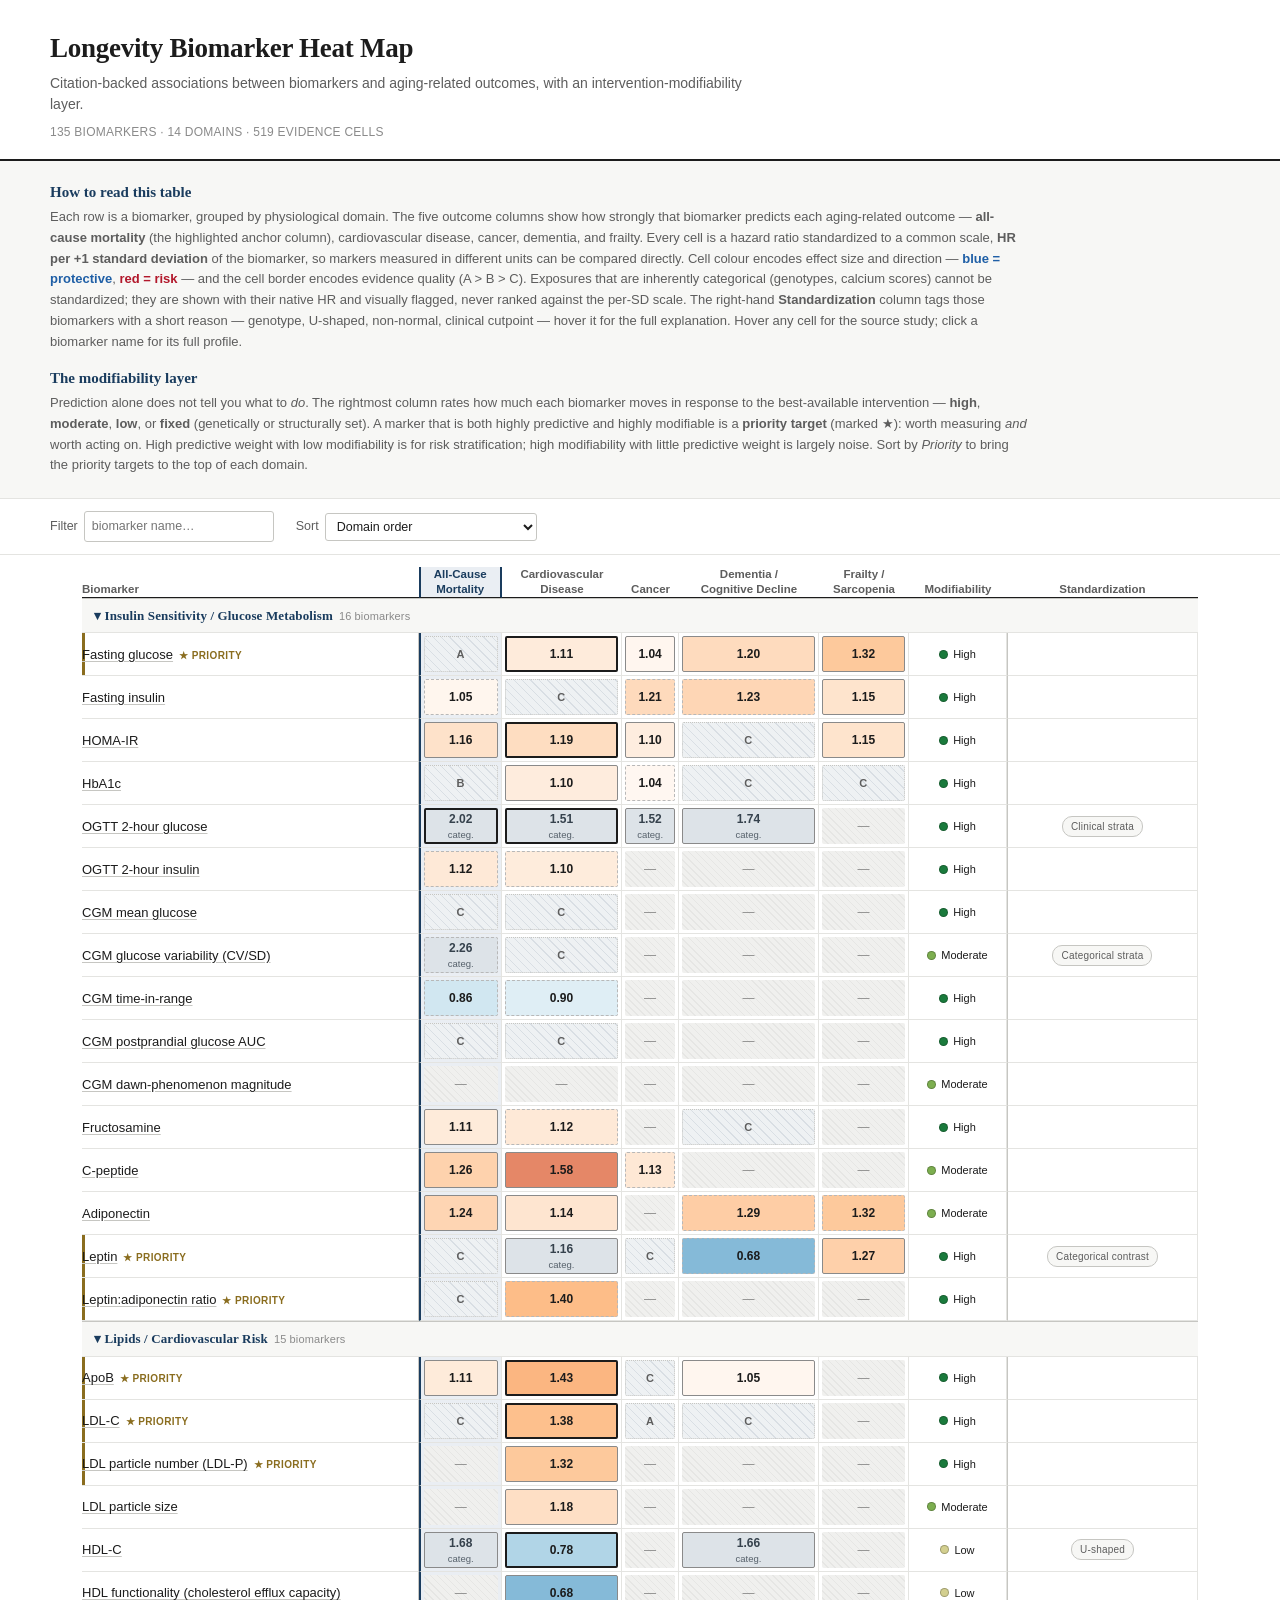
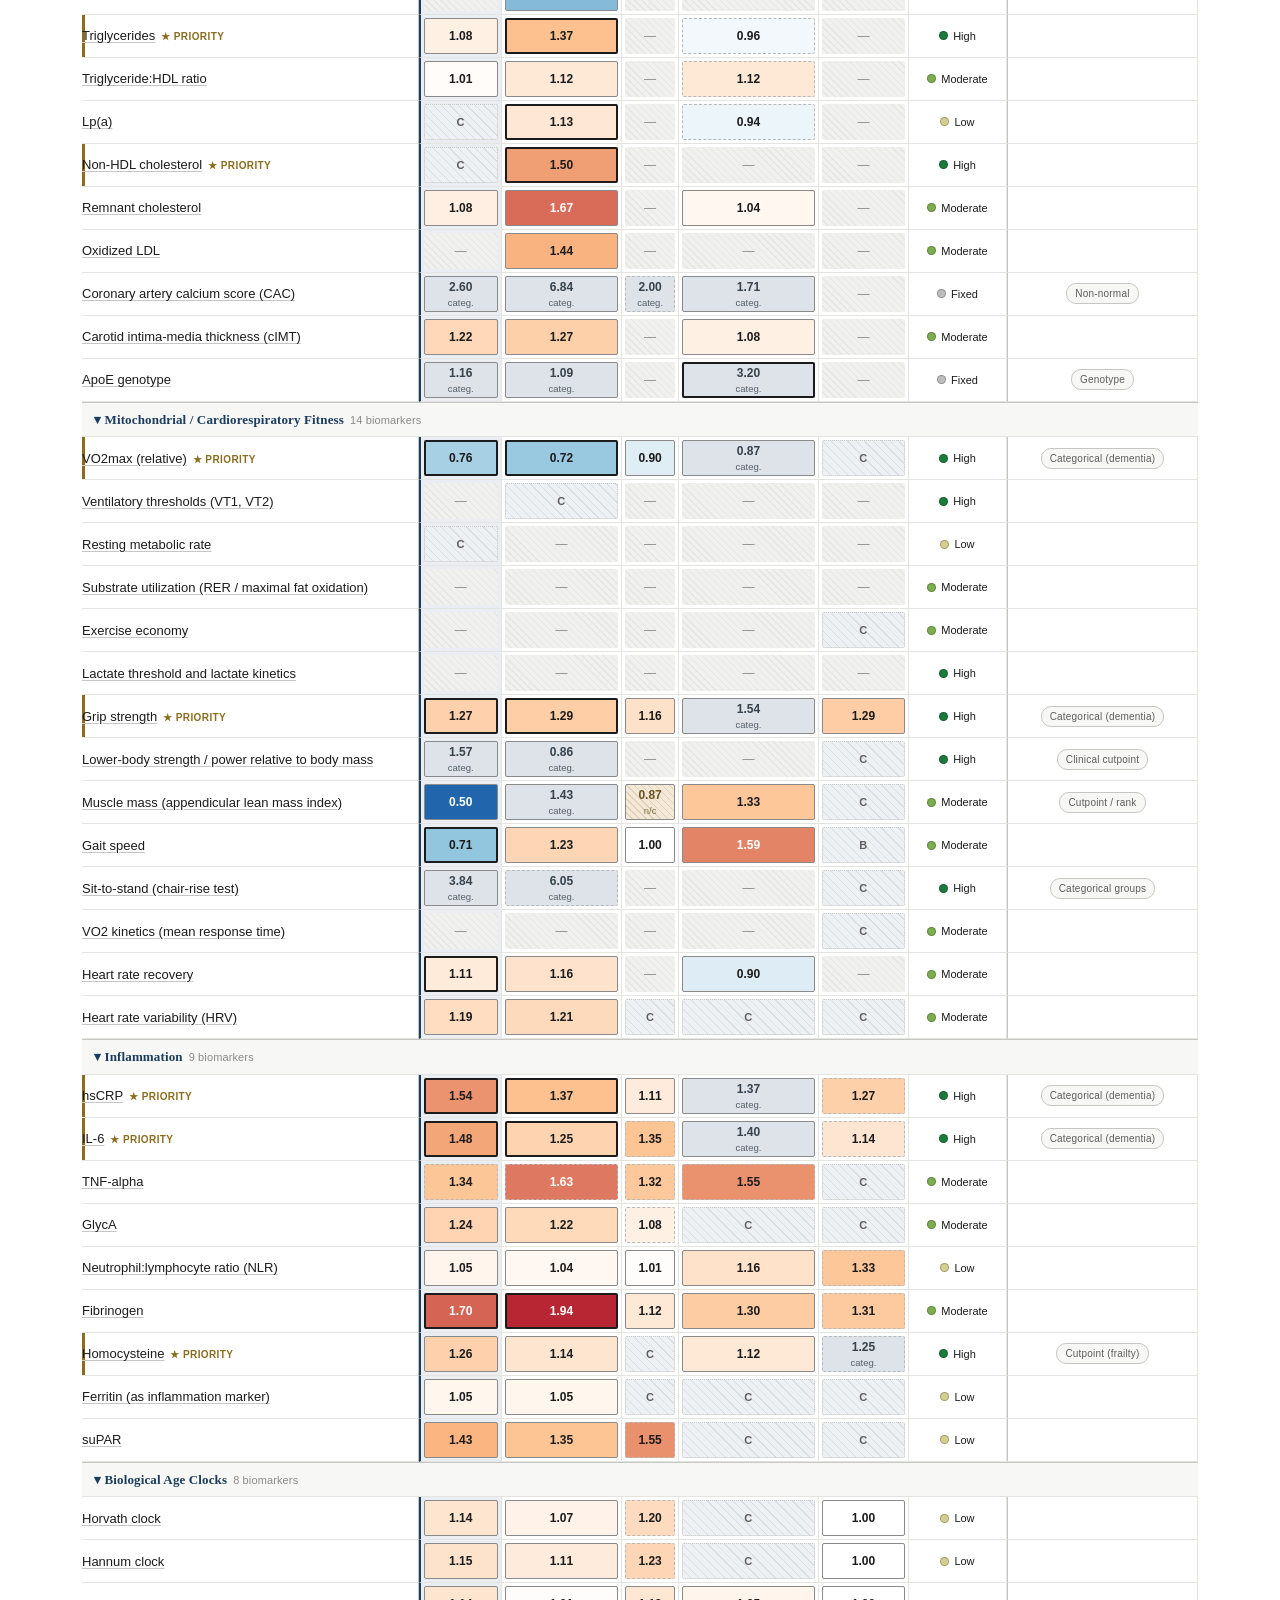
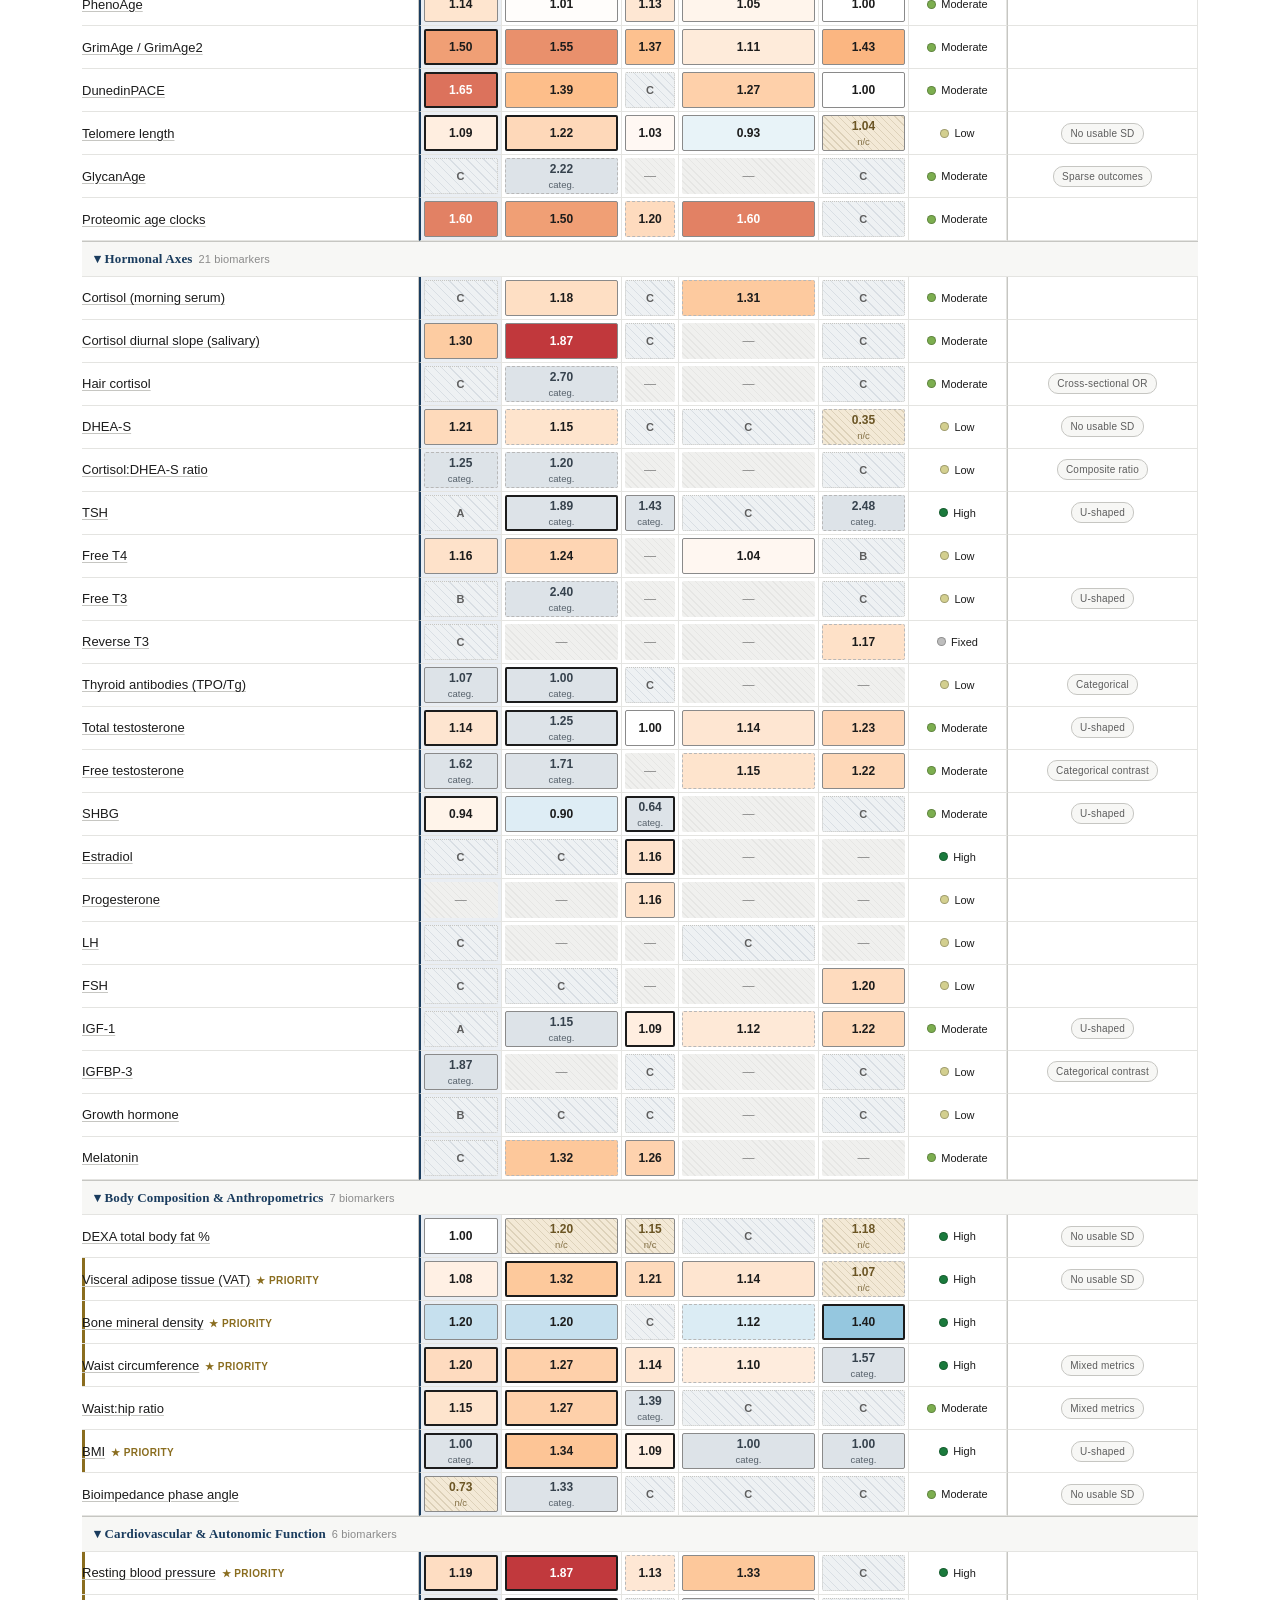
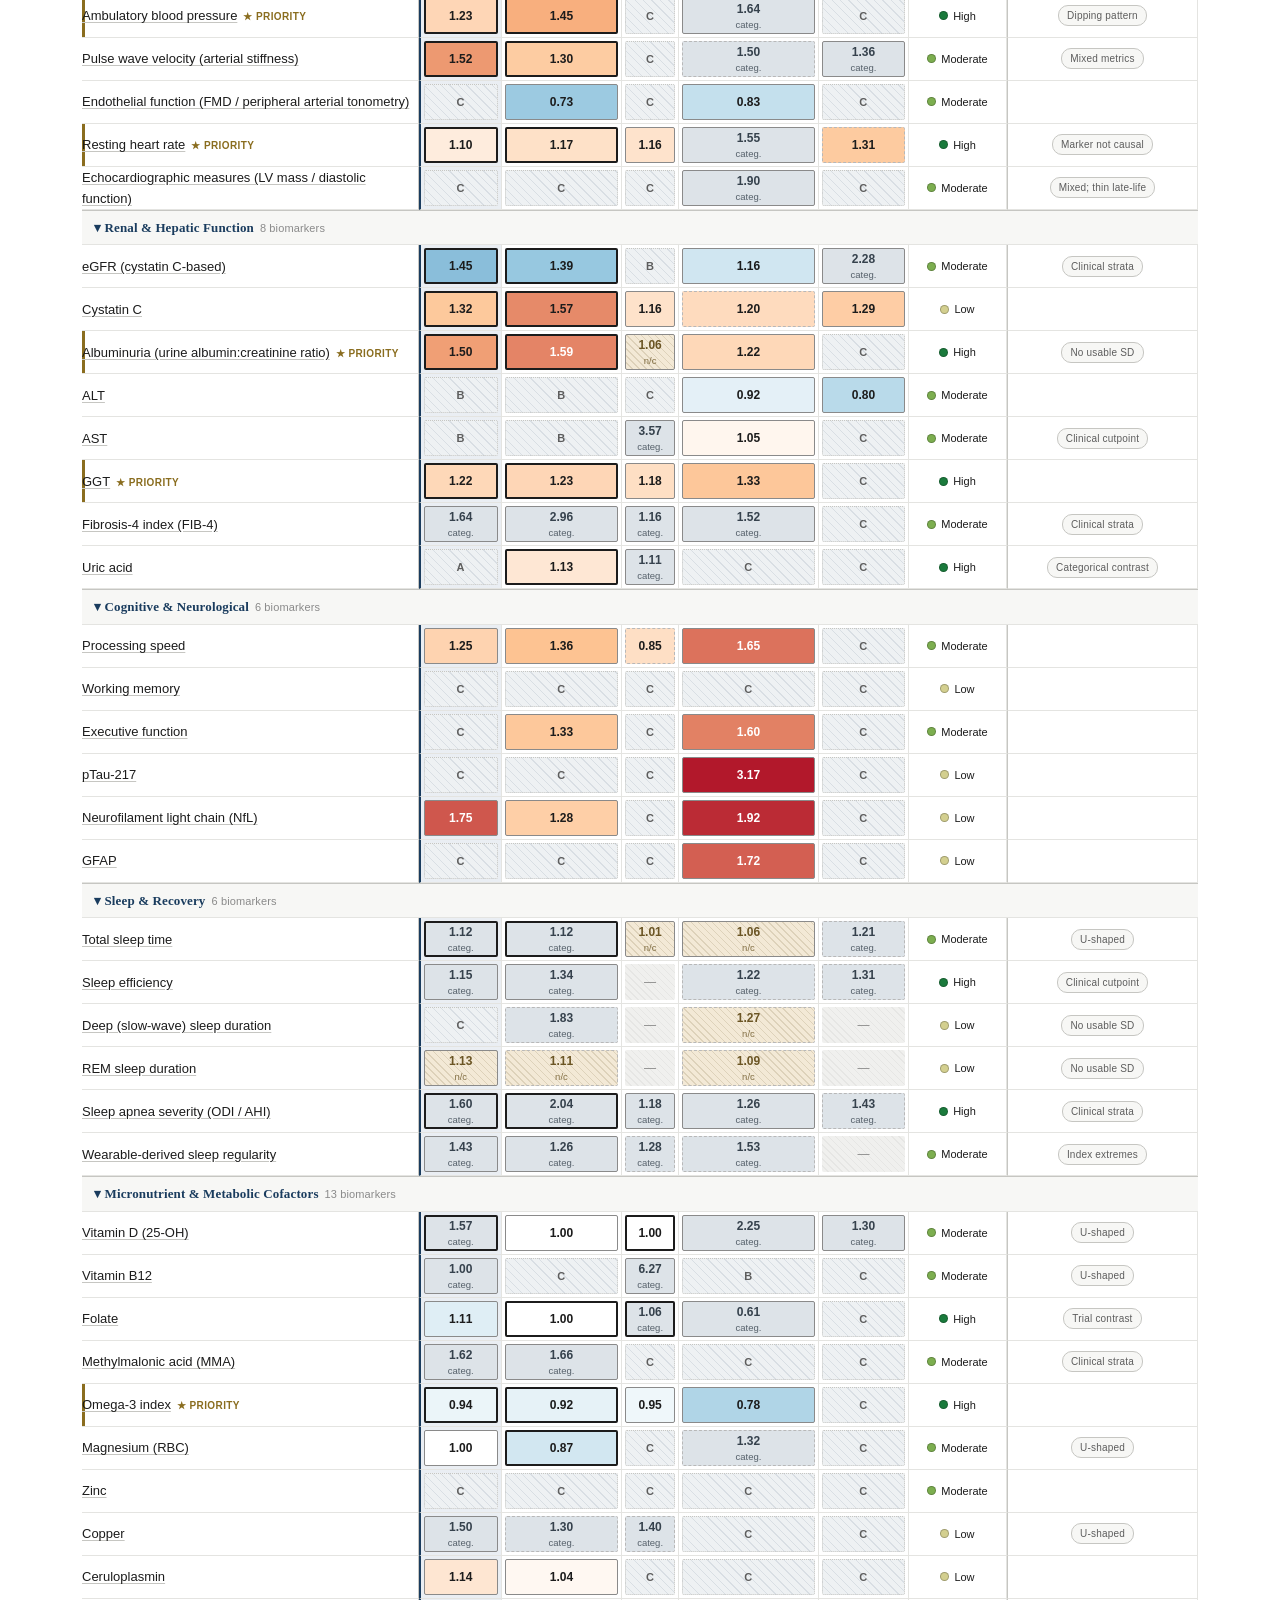
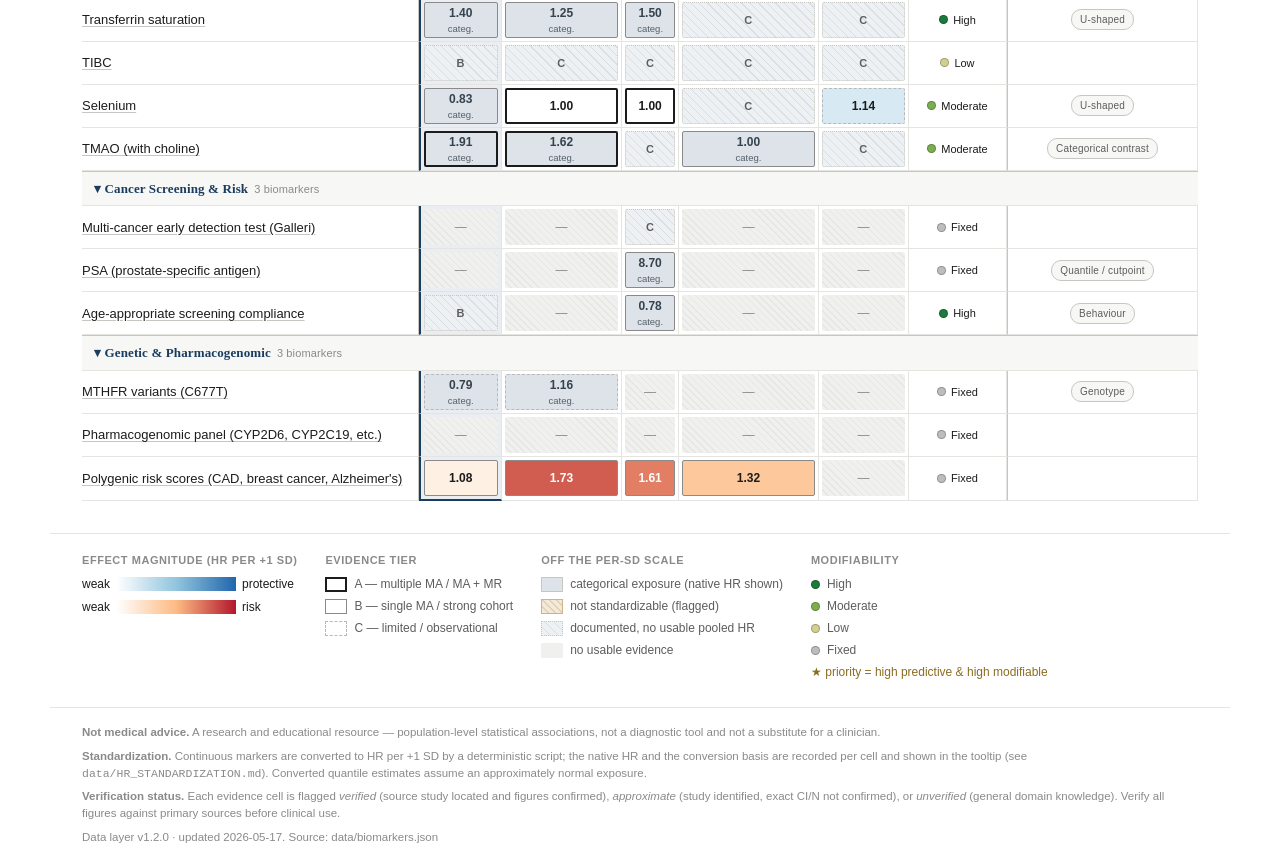
<file: metabolic-research/heatmap/index.html>
<!DOCTYPE html>
<html lang="en">
<head>
<meta charset="UTF-8">
<meta name="viewport" content="width=device-width, initial-scale=1">
<title>Longevity Biomarker Heat Map</title>
<link rel="stylesheet" href="styles.css">
</head>
<body>

<header class="masthead">
  <div class="masthead__inner">
    <h1>Longevity Biomarker Heat Map</h1>
    <p class="masthead__sub">
      Citation-backed associations between biomarkers and aging-related outcomes,
      with an intervention-modifiability layer.
    </p>
    <p class="masthead__meta" id="meta-line">Loading data&hellip;</p>
  </div>
</header>

<section class="primer">
  <div class="masthead__inner">
    <h2>How to read this table</h2>
    <p>
      Each row is a biomarker, grouped by physiological domain. The five outcome
      columns show how strongly that biomarker predicts each aging-related
      outcome &mdash; <strong>all-cause mortality</strong> (the highlighted anchor
      column), cardiovascular disease, cancer, dementia, and frailty. Every cell
      is a hazard ratio standardized to a common scale, <strong>HR per +1
      standard deviation</strong> of the biomarker, so markers measured in
      different units can be compared directly. Cell colour encodes effect size
      and direction &mdash; <span class="ink-prot">blue = protective</span>,
      <span class="ink-risk">red = risk</span> &mdash; and the cell border
      encodes evidence quality (A &gt; B &gt; C). Exposures that are inherently
      categorical (genotypes, calcium scores) cannot be standardized; they are
      shown with their native HR and visually flagged, never ranked against the
      per-SD scale. The right-hand <strong>Standardization</strong> column tags
      those biomarkers with a short reason &mdash; genotype, U-shaped,
      non-normal, clinical cutpoint &mdash; hover it for the full explanation.
      Hover any cell for the source study; click a biomarker name for its full
      profile.
    </p>
    <h2>The modifiability layer</h2>
    <p>
      Prediction alone does not tell you what to <em>do</em>. The rightmost
      column rates how much each biomarker moves in response to the
      best-available intervention &mdash; <strong>high</strong>,
      <strong>moderate</strong>, <strong>low</strong>, or <strong>fixed</strong>
      (genetically or structurally set). A marker that is both highly predictive
      and highly modifiable is a <strong>priority target</strong> (marked
      &#9733;): worth measuring <em>and</em> worth acting on. High predictive
      weight with low modifiability is for risk stratification; high
      modifiability with little predictive weight is largely noise. Sort by
      <em>Priority</em> to bring the priority targets to the top of each domain.
    </p>
  </div>
</section>

<nav class="controls">
  <div class="controls__inner">
    <label>Filter
      <input type="search" id="filter-input" placeholder="biomarker name&hellip;" autocomplete="off">
    </label>
    <label>Sort
      <select id="sort-select">
        <option value="domain">Domain order</option>
        <option value="predictive">Predictive strength</option>
        <option value="priority">Priority (predictive &times; modifiable)</option>
      </select>
    </label>
  </div>
</nav>

<main id="map" class="map"></main>

<section class="legend" id="legend"></section>

<footer class="footnote">
  <div class="masthead__inner" style="padding:0">
    <p><strong>Not medical advice.</strong> A research and educational resource —
      population-level statistical associations, not a diagnostic tool and not a
      substitute for a clinician.</p>
    <p><strong>Standardization.</strong> Continuous markers are converted to HR
      per +1 SD by a deterministic script; the native HR and the conversion
      basis are recorded per cell and shown in the tooltip (see
      <code style="display:inline">data/HR_STANDARDIZATION.md</code>). Converted
      quantile estimates assume an approximately normal exposure.</p>
    <p><strong>Verification status.</strong> Each evidence cell is flagged
      <em>verified</em> (source study located and figures confirmed),
      <em>approximate</em> (study identified, exact CI/N not confirmed), or
      <em>unverified</em> (general domain knowledge). Verify all figures against
      primary sources before clinical use.</p>
    <p id="footnote-version"></p>
  </div>
</footer>

<div id="tooltip" class="tooltip" hidden></div>
<div id="modal" class="modal" hidden></div>

<script src="data.bundle.js"></script>
<script src="app.js"></script>
</body>
</html>
</file>
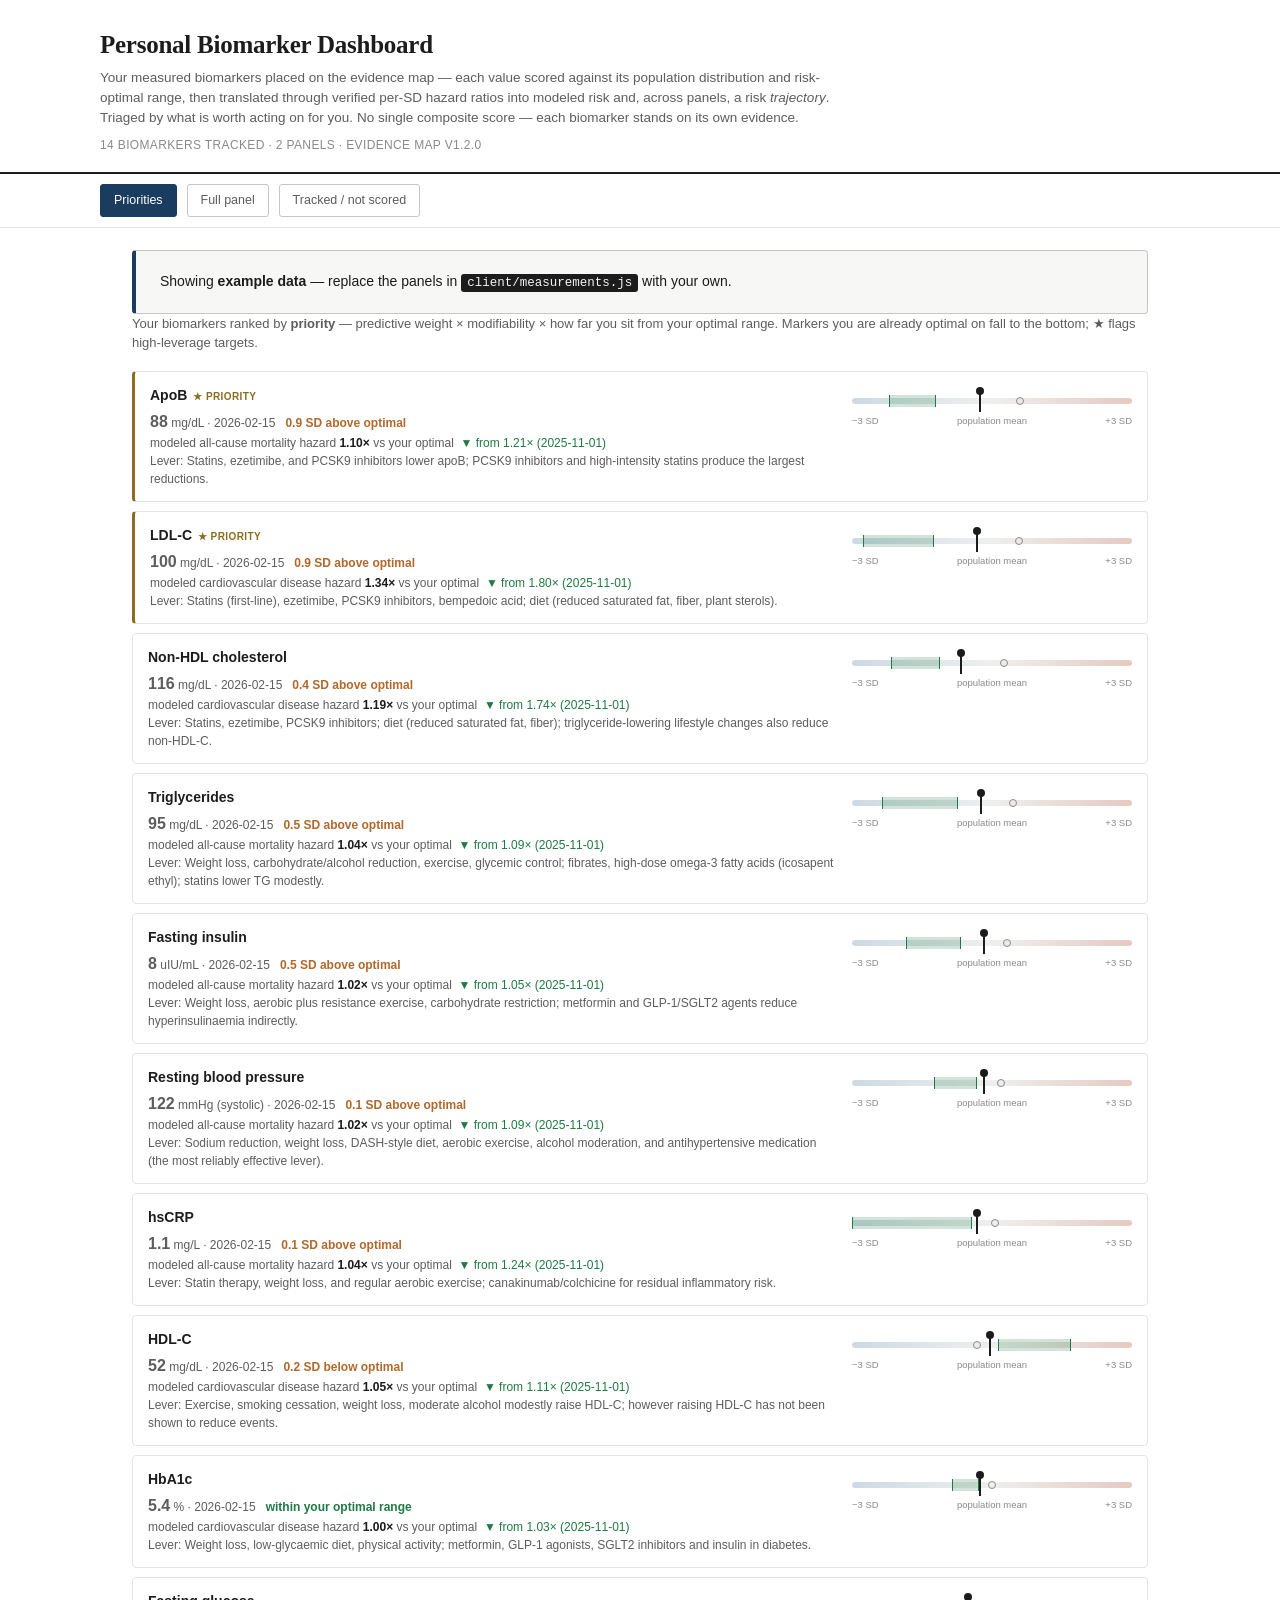
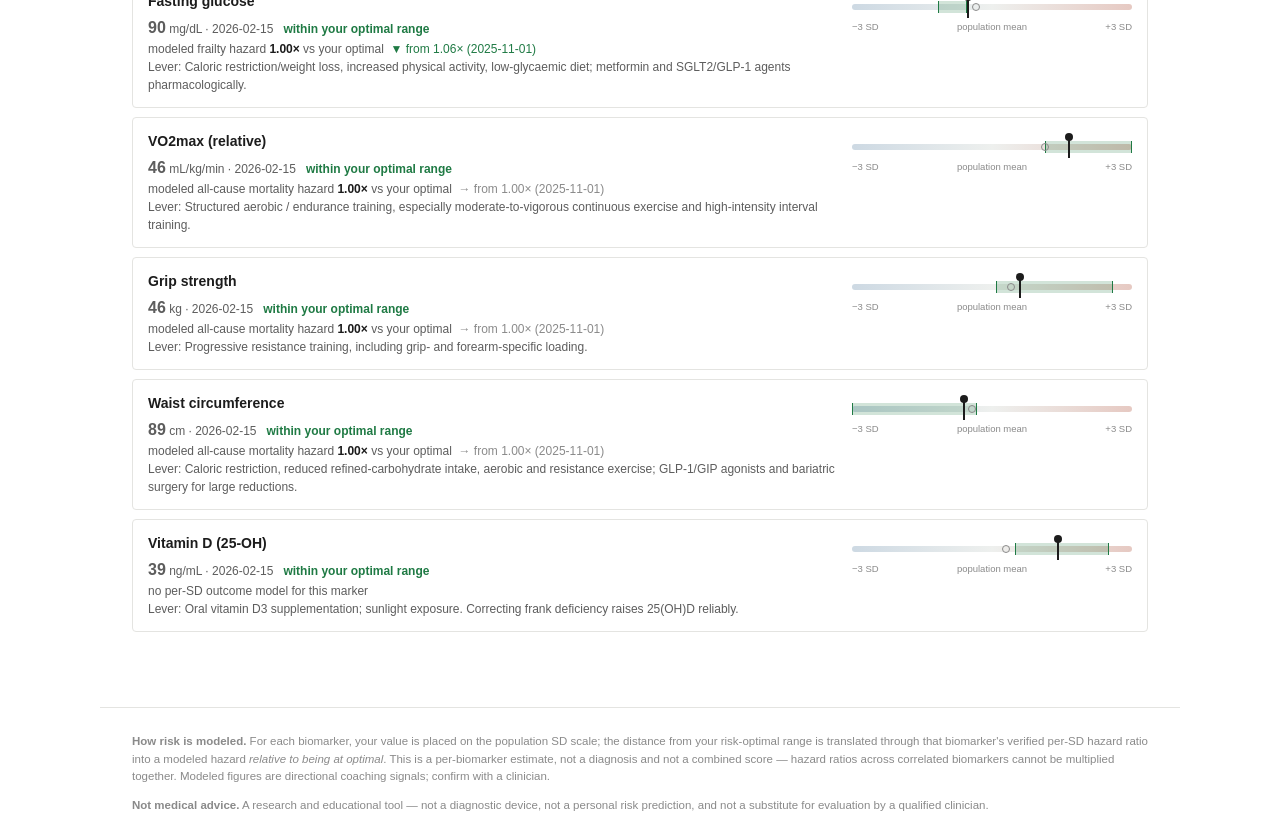
<file: metabolic-research/client/dashboard.html>
<!DOCTYPE html>
<html lang="en">
<head>
<meta charset="UTF-8">
<meta name="viewport" content="width=device-width, initial-scale=1">
<title>Personal Biomarker Dashboard</title>
<link rel="stylesheet" href="dashboard.css">
</head>
<body>

<header class="masthead">
  <div class="wrap">
    <h1>Personal Biomarker Dashboard</h1>
    <p>
      Your measured biomarkers placed on the evidence map &mdash; each value
      scored against its population distribution and risk-optimal range, then
      translated through verified per-SD hazard ratios into modeled risk and,
      across panels, a risk <em>trajectory</em>. Triaged by what is worth acting
      on for you. No single composite score &mdash; each biomarker stands on its
      own evidence.
    </p>
    <p class="meta" id="meta-line">Loading&hellip;</p>
  </div>
</header>

<nav class="tabs">
  <div class="wrap">
    <button class="tab is-active" data-view="priorities">Priorities</button>
    <button class="tab" data-view="panel">Full panel</button>
    <button class="tab" data-view="tracked">Tracked / not scored</button>
  </div>
</nav>

<main id="view"></main>

<footer class="footnote">
  <div class="wrap" style="padding:0">
    <p><strong>How risk is modeled.</strong> For each biomarker, your value is
      placed on the population SD scale; the distance from your risk-optimal
      range is translated through that biomarker's verified per-SD hazard ratio
      into a modeled hazard <em>relative to being at optimal</em>. This is a
      per-biomarker estimate, not a diagnosis and not a combined score &mdash;
      hazard ratios across correlated biomarkers cannot be multiplied together.
      Modeled figures are directional coaching signals; confirm with a clinician.</p>
    <p><strong>Not medical advice.</strong> A research and educational tool — not
      a diagnostic device, not a personal risk prediction, and not a substitute
      for evaluation by a qualified clinician.</p>
  </div>
</footer>

<div id="modal" class="modal" hidden></div>

<script src="refdata.js"></script>
<script src="measurements.js"></script>
<script src="dashboard.js"></script>
</body>
</html>
</file>
<file: metabolic-research/heatmap/styles.css>
/* Longevity Biomarker Heat Map — clinical aesthetic, restrained palette. */

:root {
  --bg: #ffffff;
  --panel: #f7f7f5;
  --ink: #1c1c1c;
  --ink-soft: #5d5d5d;
  --ink-faint: #8a8a8a;
  --rule: #e4e4e1;
  --rule-strong: #c6c6c2;
  --accent: #1a3c5e;
  --nodata: #f0f0ee;
  --priority: #8a6d1f;
  --font-sans: -apple-system, "Segoe UI", Roboto, Helvetica, Arial, sans-serif;
  --font-serif: Georgia, "Times New Roman", Times, serif;
}

* { box-sizing: border-box; }

html, body {
  margin: 0;
  background: var(--bg);
  color: var(--ink);
  font-family: var(--font-sans);
  font-size: 14px;
  line-height: 1.5;
  -webkit-font-smoothing: antialiased;
}

/* ---- Masthead ---------------------------------------------------------- */
.masthead {
  border-bottom: 2px solid var(--ink);
  padding: 28px 32px 18px;
}
.masthead__inner { max-width: 1180px; margin: 0 auto; }
.masthead h1 {
  font-family: var(--font-serif);
  font-weight: 600;
  font-size: 27px;
  letter-spacing: -0.01em;
  margin: 0 0 4px;
}
.masthead__sub {
  margin: 0;
  color: var(--ink-soft);
  font-size: 14px;
  max-width: 720px;
}
.masthead__meta {
  margin: 8px 0 0;
  color: var(--ink-faint);
  font-size: 12px;
  letter-spacing: 0.02em;
  text-transform: uppercase;
}

/* ---- Controls ---------------------------------------------------------- */
.controls {
  position: sticky;
  top: 0;
  z-index: 30;
  background: var(--bg);
  border-bottom: 1px solid var(--rule);
  padding: 12px 32px;
  display: flex;
  flex-wrap: wrap;
  gap: 16px 24px;
  align-items: center;
}
.controls__inner {
  max-width: 1180px;
  margin: 0 auto;
  width: 100%;
  display: flex;
  flex-wrap: wrap;
  gap: 14px 22px;
  align-items: center;
}
.controls label {
  font-size: 12.5px;
  color: var(--ink-soft);
  display: inline-flex;
  align-items: center;
  gap: 6px;
}
.controls select,
.controls input[type="search"] {
  font: inherit;
  font-size: 12.5px;
  padding: 5px 7px;
  border: 1px solid var(--rule-strong);
  border-radius: 3px;
  background: var(--bg);
  color: var(--ink);
}
.controls input[type="search"] { width: 190px; }
.controls .spacer { flex: 1; }

/* ---- Primer ------------------------------------------------------------ */
.primer {
  border-bottom: 1px solid var(--rule);
  background: var(--panel);
  padding: 20px 32px 22px;
}
.primer .masthead__inner { padding: 0; }
.primer h2 {
  font-family: var(--font-serif);
  font-size: 15px;
  font-weight: 600;
  margin: 0 0 4px;
  color: var(--accent);
}
.primer h2 + p { margin-top: 0; }
.primer p {
  margin: 0 0 14px;
  font-size: 13px;
  line-height: 1.6;
  color: var(--ink-soft);
  max-width: 980px;
}
.primer p:last-child { margin-bottom: 0; }
.ink-prot { color: #1f5fa6; font-weight: 600; }
.ink-risk { color: #b2182b; font-weight: 600; }

/* ---- Map --------------------------------------------------------------- */
.map {
  max-width: 1180px;
  margin: 12px auto 0;
  padding: 0 32px 24px;
  overflow-x: auto;
}
.hmtable {
  border-collapse: separate;
  border-spacing: 0;
  width: 100%;
}
.hmtable th, .hmtable td { padding: 0; }

.col-head {
  position: sticky;
  top: 0;
  z-index: 10;
  background: var(--bg);
  border-bottom: 1.5px solid var(--ink);
  font-size: 11.5px;
  font-weight: 600;
  color: var(--ink-soft);
  text-align: center;
  padding: 8px 6px;
  vertical-align: bottom;
  line-height: 1.3;
}
.col-head--label {
  text-align: left;
  left: 0;
  z-index: 11;
  min-width: 232px;
}
.col-head small {
  display: block;
  font-weight: 400;
  color: var(--ink-faint);
  font-size: 10.5px;
  text-transform: none;
}

/* highlighted anchor column — all-cause mortality */
.col-acm { background: #eaeef3; }
th.col-acm {
  color: var(--accent);
  border-left: 2px solid var(--accent);
  border-right: 2px solid var(--accent);
}
td.col-acm {
  border-left: 2px solid var(--accent);
  border-right: 2px solid var(--accent);
}
tr.bm-row:last-child td.col-acm { border-bottom: 2px solid var(--accent); }

.domain-row td {
  background: var(--panel);
  border-top: 1px solid var(--rule-strong);
  border-bottom: 1px solid var(--rule);
  font-family: var(--font-serif);
  font-size: 13px;
  font-weight: 600;
  color: var(--accent);
  padding: 7px 12px;
  letter-spacing: 0.01em;
}
.domain-row .domain-toggle {
  cursor: pointer;
  user-select: none;
}
.domain-row .domain-count {
  font-family: var(--font-sans);
  font-weight: 400;
  font-size: 11px;
  color: var(--ink-faint);
  margin-left: 6px;
}

.bm-label {
  position: sticky;
  left: 0;
  z-index: 5;
  background: var(--bg);
  border-bottom: 1px solid var(--rule);
  border-right: 1px solid var(--rule-strong);
  padding: 6px 12px;
  min-width: 232px;
  max-width: 232px;
}
.bm-label__name {
  font-size: 13px;
  color: var(--ink);
  cursor: pointer;
  text-decoration: underline;
  text-decoration-color: var(--rule-strong);
  text-underline-offset: 2px;
}
.bm-label__name:hover { text-decoration-color: var(--accent); color: var(--accent); }
.bm-row:hover .bm-label { background: var(--panel); }
.bm-row.is-priority .bm-label {
  box-shadow: inset 3px 0 0 var(--priority);
}
.bm-label__tag {
  font-size: 10px;
  color: var(--priority);
  font-weight: 600;
  letter-spacing: 0.04em;
  margin-left: 6px;
}

td.cell {
  border-bottom: 1px solid var(--rule);
  border-right: 1px solid var(--rule);
  height: 42px;
  text-align: center;
  vertical-align: middle;
}
.cell__inner {
  margin: 3px;
  height: 36px;
  display: flex;
  flex-direction: column;
  align-items: center;
  justify-content: center;
  font-size: 12px;
  font-variant-numeric: tabular-nums;
  cursor: default;
  border-radius: 2px;
}
.cell__inner.has-data { cursor: help; }
.cell__hr { font-weight: 600; }
.cell__sub { font-size: 9.5px; opacity: 0.8; }
.cell--nodata .cell__inner {
  background: var(--nodata);
  color: var(--ink-faint);
  background-image: repeating-linear-gradient(
    45deg, transparent, transparent 4px,
    rgba(0,0,0,0.045) 4px, rgba(0,0,0,0.045) 5px);
}
.cell--qual .cell__inner {
  background: #eef1f3;
  color: var(--ink-soft);
  border: 1px dotted var(--rule-strong);
  background-image: repeating-linear-gradient(
    45deg, transparent, transparent 5px,
    rgba(26,60,94,0.10) 5px, rgba(26,60,94,0.10) 6px);
}
.cell__qual {
  font-size: 11px;
  font-weight: 700;
  letter-spacing: 0.03em;
}
.legend__chip--qual {
  background: #eef1f3;
  border: 1px dotted var(--rule-strong);
  background-image: repeating-linear-gradient(
    45deg, transparent, transparent 5px,
    rgba(26,60,94,0.10) 5px, rgba(26,60,94,0.10) 6px);
}

/* categorical exposure — real signal, but off the per-SD scale */
.cell--cat .cell__inner {
  background: #dde3e8;
  color: #36424d;
}
.legend__chip--cat { background: #dde3e8; border: 1px solid var(--rule-strong); }

/* continuous but not standardizable — flagged */
.cell--unconv .cell__inner {
  background: #f3e9d6;
  color: #6b5524;
  background-image: repeating-linear-gradient(
    45deg, transparent, transparent 4px,
    rgba(107,85,36,0.16) 4px, rgba(107,85,36,0.16) 5px);
}
.legend__chip--unconv {
  background: #f3e9d6;
  border: 1px solid #cbb588;
  background-image: repeating-linear-gradient(
    45deg, transparent, transparent 4px,
    rgba(107,85,36,0.16) 4px, rgba(107,85,36,0.16) 5px);
}

/* evidence tier borders */
.tier-A { border: 2px solid #1c1c1c; }
.tier-B { border: 1.5px solid #8a8a8a; }
.tier-C { border: 1px dashed #b8b8b8; }

/* modifiability column */
.mod-cell .cell__inner {
  flex-direction: row;
  gap: 5px;
  font-size: 11px;
}
.mod-dot {
  width: 9px; height: 9px;
  border-radius: 50%;
  flex: none;
  border: 1px solid rgba(0,0,0,0.25);
}

/* Standardization column — short tag for off-scale biomarkers */
.std-flagged { cursor: help; }
.std-tag {
  display: inline-block;
  padding: 2px 8px;
  border: 1px solid var(--rule-strong);
  border-radius: 10px;
  background: var(--panel);
  color: var(--ink-soft);
  font-size: 10px;
  letter-spacing: 0.02em;
  white-space: nowrap;
}
.std-cell { border-left: 1px solid var(--rule-strong); }

/* ---- Legend ------------------------------------------------------------ */
.legend {
  max-width: 1180px;
  margin: 8px auto 0;
  padding: 18px 32px 0;
  display: flex;
  flex-wrap: wrap;
  gap: 28px;
  border-top: 1px solid var(--rule);
}
.legend__block { font-size: 12px; }
.legend__block h4 {
  margin: 0 0 7px;
  font-size: 11px;
  text-transform: uppercase;
  letter-spacing: 0.05em;
  color: var(--ink-faint);
  font-weight: 600;
}
.legend__ramp {
  display: flex;
  align-items: center;
  gap: 6px;
}
.legend__swatches { display: flex; }
.legend__swatches span {
  width: 26px; height: 14px;
  display: inline-block;
}
.legend__row {
  display: flex;
  align-items: center;
  gap: 7px;
  margin-bottom: 4px;
  color: var(--ink-soft);
}
.legend__chip {
  width: 22px; height: 15px;
  display: inline-block;
  flex: none;
}

/* ---- Footnote ---------------------------------------------------------- */
.footnote {
  max-width: 1180px;
  margin: 22px auto;
  padding: 16px 32px 0;
  border-top: 1px solid var(--rule);
  color: var(--ink-faint);
  font-size: 11.5px;
}
.footnote p { margin: 0 0 6px; }

/* ---- Tooltip ----------------------------------------------------------- */
.tooltip {
  position: fixed;
  z-index: 100;
  max-width: 340px;
  background: #1c1c1c;
  color: #f2f2f2;
  font-size: 12px;
  line-height: 1.45;
  padding: 11px 13px;
  border-radius: 4px;
  box-shadow: 0 6px 22px rgba(0,0,0,0.32);
  pointer-events: none;
}
.tooltip h5 {
  margin: 0 0 5px;
  font-size: 12.5px;
  color: #fff;
}
.tooltip dl {
  margin: 0;
  display: grid;
  grid-template-columns: auto 1fr;
  gap: 2px 10px;
}
.tooltip dt { color: #a9b4bd; white-space: nowrap; }
.tooltip dd { margin: 0; }
.tooltip .tt-cite {
  margin-top: 7px;
  padding-top: 6px;
  border-top: 1px solid #3a3a3a;
  color: #c8c8c8;
  font-size: 11px;
}
.tooltip .tt-flag {
  display: inline-block;
  margin-top: 6px;
  font-size: 10.5px;
  padding: 1px 6px;
  border-radius: 2px;
}
.flag-verified   { background: #1f5c3a; color: #d6f0e0; }
.flag-approximate{ background: #6b5a1f; color: #f0e7c8; }
.flag-unverified { background: #6b2f2f; color: #f0d4d4; }

/* ---- Modal (biomarker profile) ---------------------------------------- */
.modal {
  position: fixed;
  inset: 0;
  z-index: 200;
  background: rgba(20,20,20,0.45);
  display: flex;
  align-items: flex-start;
  justify-content: center;
  padding: 48px 20px;
  overflow-y: auto;
}
/* `.modal { display: flex }` outranks the UA [hidden] rule — restore it. */
.modal[hidden] { display: none; }
.modal__card {
  background: var(--bg);
  max-width: 620px;
  width: 100%;
  border-radius: 5px;
  box-shadow: 0 14px 50px rgba(0,0,0,0.4);
  padding: 26px 30px 30px;
}
.modal__card h2 {
  font-family: var(--font-serif);
  font-size: 21px;
  margin: 0 0 2px;
}
.modal__domain {
  color: var(--ink-faint);
  font-size: 12px;
  text-transform: uppercase;
  letter-spacing: 0.05em;
  margin: 0 0 16px;
}
.modal__close {
  float: right;
  appearance: none;
  border: 1px solid var(--rule-strong);
  background: var(--bg);
  border-radius: 3px;
  width: 28px; height: 28px;
  font-size: 16px;
  cursor: pointer;
  color: var(--ink-soft);
}
.modal__close:hover { background: var(--panel); }
.modal section { margin-bottom: 14px; }
.modal section h3 {
  font-size: 11px;
  text-transform: uppercase;
  letter-spacing: 0.05em;
  color: var(--ink-faint);
  margin: 0 0 4px;
}
.modal section p { margin: 0; }
.modal__grid {
  display: grid;
  grid-template-columns: auto 1fr;
  gap: 3px 14px;
  font-size: 13px;
}
.modal__grid dt { color: var(--ink-soft); }
.modal__grid dd { margin: 0; }
.modal__chips { display: flex; flex-wrap: wrap; gap: 5px; }
.modal__chip {
  background: var(--panel);
  border: 1px solid var(--rule);
  border-radius: 3px;
  padding: 2px 8px;
  font-size: 12px;
}

/* ---- Load error -------------------------------------------------------- */
.loaderr {
  max-width: 720px;
  margin: 48px auto;
  padding: 22px 26px;
  border: 1px solid var(--rule-strong);
  border-left: 4px solid #b2182b;
  background: var(--panel);
}
.loaderr h3 { margin: 0 0 8px; }
.loaderr code {
  display: block;
  background: #1c1c1c;
  color: #f2f2f2;
  padding: 9px 12px;
  border-radius: 3px;
  margin: 8px 0;
  font-size: 12.5px;
}
</file>
<file: metabolic-research/client/dashboard.css>
/* Personal coaching dashboard — same clinical aesthetic as the heat map. */

:root {
  --bg: #ffffff;
  --panel: #f7f7f5;
  --ink: #1c1c1c;
  --ink-soft: #5d5d5d;
  --ink-faint: #8a8a8a;
  --rule: #e4e4e1;
  --rule-strong: #c6c6c2;
  --accent: #1a3c5e;
  --priority: #8a6d1f;
  --good: #1f7a44;
  --warn: #b2682b;
  --bad: #b2182b;
  --font-sans: -apple-system, "Segoe UI", Roboto, Helvetica, Arial, sans-serif;
  --font-serif: Georgia, "Times New Roman", Times, serif;
}
* { box-sizing: border-box; }
html, body {
  margin: 0; background: var(--bg); color: var(--ink);
  font-family: var(--font-sans); font-size: 14px; line-height: 1.5;
  -webkit-font-smoothing: antialiased;
}

.masthead { border-bottom: 2px solid var(--ink); padding: 26px 32px 18px; }
.wrap { max-width: 1080px; margin: 0 auto; }
.masthead h1 {
  font-family: var(--font-serif); font-weight: 600; font-size: 25px;
  margin: 0 0 4px; letter-spacing: -0.01em;
}
.masthead p { margin: 0; color: var(--ink-soft); font-size: 13.5px; max-width: 760px; }
.masthead .meta {
  margin-top: 8px; color: var(--ink-faint); font-size: 12px;
  text-transform: uppercase; letter-spacing: 0.03em;
}

.tabs {
  position: sticky; top: 0; z-index: 20; background: var(--bg);
  border-bottom: 1px solid var(--rule); padding: 10px 32px;
}
.tab {
  appearance: none; border: 1px solid var(--rule-strong); background: var(--bg);
  color: var(--ink-soft); font: inherit; font-size: 12.5px; padding: 6px 13px;
  cursor: pointer; border-radius: 3px; margin-right: 6px;
}
.tab:hover { background: var(--panel); }
.tab.is-active { background: var(--accent); color: #fff; border-color: var(--accent); }

main { max-width: 1080px; margin: 22px auto; padding: 0 32px 40px; }
.sectionnote { color: var(--ink-soft); font-size: 13px; margin: 0 0 18px; }
.domain-head {
  font-family: var(--font-serif); font-size: 14px; font-weight: 600;
  color: var(--accent); margin: 22px 0 8px; border-bottom: 1px solid var(--rule);
  padding-bottom: 4px;
}

/* biomarker card */
.card {
  border: 1px solid var(--rule); border-radius: 4px; padding: 13px 15px;
  margin-bottom: 9px; display: grid; gap: 4px 16px;
  grid-template-columns: 1fr 280px; cursor: pointer;
}
.card:hover { background: var(--panel); }
.card.is-priority { border-left: 3px solid var(--priority); }
.card__name { font-size: 14px; font-weight: 600; }
.card__name .tag {
  font-size: 10px; font-weight: 600; color: var(--priority);
  letter-spacing: 0.04em; margin-left: 6px;
}
.card__sub { font-size: 12px; color: var(--ink-soft); }
.card__val { font-variant-numeric: tabular-nums; }
.card__val b { font-size: 16px; }
.card__right { grid-row: span 2; }

/* SD position bar */
.bar { position: relative; height: 26px; margin-top: 3px; }
.bar__track {
  position: absolute; top: 10px; left: 0; right: 0; height: 6px;
  background: linear-gradient(90deg,#cdd9e3,#eef0ee,#e6c9c2);
  border-radius: 3px;
}
.bar__optimal {
  position: absolute; top: 7px; height: 12px; background: rgba(31,122,68,0.20);
  border-left: 1px solid var(--good); border-right: 1px solid var(--good);
}
.bar__you {
  position: absolute; top: 2px; width: 2px; height: 22px; background: var(--ink);
}
.bar__you::after {
  content: ""; position: absolute; top: -3px; left: -3px;
  width: 8px; height: 8px; border-radius: 50%; background: var(--ink);
}
.bar__prev {
  position: absolute; top: 9px; width: 8px; height: 8px; border-radius: 50%;
  background: none; border: 1.5px solid var(--ink-faint);
}
.bar__scale { font-size: 9.5px; color: var(--ink-faint); display: flex; justify-content: space-between; }

.status { font-size: 12px; font-weight: 600; }
.status--good { color: var(--good); }
.status--warn { color: var(--warn); }
.status--bad  { color: var(--bad); }
.status--flat { color: var(--ink-faint); }

.delta { font-size: 12px; }
.delta--better { color: var(--good); }
.delta--worse  { color: var(--bad); }
.delta--flat   { color: var(--ink-faint); }

.modeled {
  font-size: 12px; color: var(--ink-soft); font-variant-numeric: tabular-nums;
}
.modeled b { color: var(--ink); }

.tracked-list { columns: 2; font-size: 13px; color: var(--ink-soft); }
.tracked-list div { break-inside: avoid; margin-bottom: 3px; }

.empty {
  border: 1px solid var(--rule-strong); border-left: 4px solid var(--accent);
  background: var(--panel); padding: 20px 24px; border-radius: 4px;
}
.empty code {
  background: #1c1c1c; color: #f2f2f2; padding: 2px 6px; border-radius: 3px;
  font-size: 12.5px;
}

.footnote {
  max-width: 1080px; margin: 26px auto; padding: 14px 32px 0;
  border-top: 1px solid var(--rule); color: var(--ink-faint); font-size: 11.5px;
}

/* modal */
.modal {
  position: fixed; inset: 0; z-index: 100; background: rgba(20,20,20,0.45);
  display: flex; align-items: flex-start; justify-content: center;
  padding: 44px 20px; overflow-y: auto;
}
.modal[hidden] { display: none; }
.modal__card {
  background: var(--bg); max-width: 600px; width: 100%; border-radius: 5px;
  padding: 24px 28px 28px; box-shadow: 0 14px 50px rgba(0,0,0,0.4);
}
.modal__card h2 { font-family: var(--font-serif); font-size: 20px; margin: 0 0 2px; }
.modal__close {
  float: right; appearance: none; border: 1px solid var(--rule-strong);
  background: var(--bg); border-radius: 3px; width: 28px; height: 28px;
  font-size: 16px; cursor: pointer; color: var(--ink-soft);
}
.modal h3 {
  font-size: 11px; text-transform: uppercase; letter-spacing: 0.05em;
  color: var(--ink-faint); margin: 16px 0 5px;
}
.modal p { margin: 0 0 6px; }
.modal table { width: 100%; border-collapse: collapse; font-size: 12.5px; }
.modal td, .modal th { text-align: left; padding: 3px 8px 3px 0; border-bottom: 1px solid var(--rule); }
.modal th { color: var(--ink-faint); font-weight: 600; }
.hist { font-variant-numeric: tabular-nums; }
</file>
